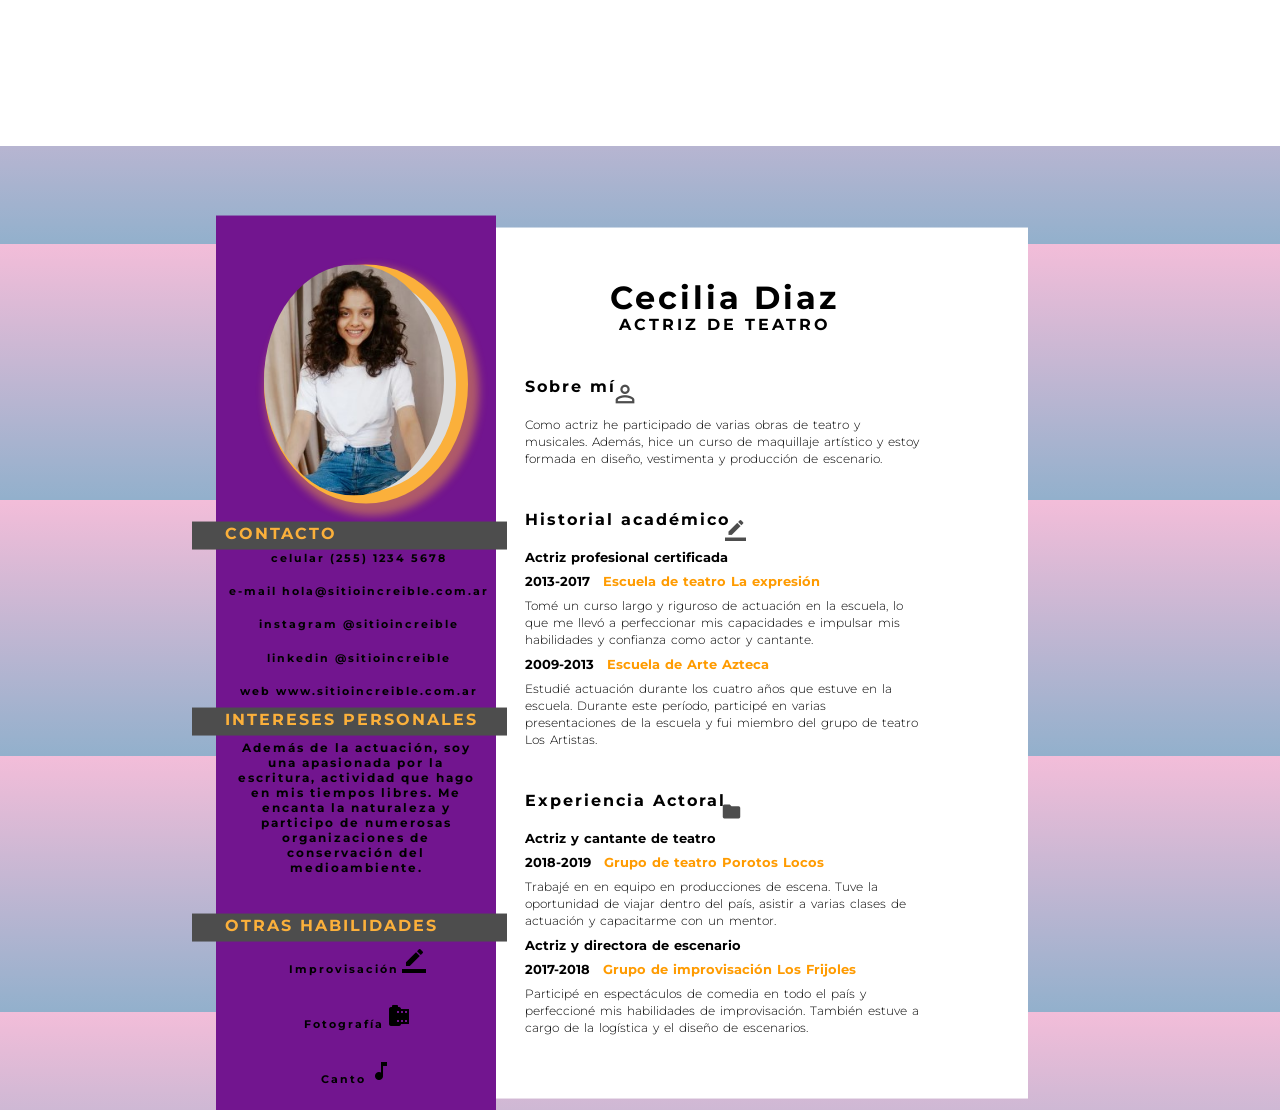
<file: Index.html>
<!DOCTYPE html>
<html lang="es">
<head>
	
	<meta charset="UTF-8">
    <meta http-equiv="X-UA-Compatible" content="IE=edge">
	<meta name="viewport" content="width=device-width, initial-scale=1.0">
	<link rel="stylesheet" type="text/css" href="style.css">
	<title>CV - Cecilia Diaz</title>
    <link rel="icon" type="image/x-icon" href="Cecilia.ico">
	<link href="https://fonts.googleapis.com/icon?family=Material+Icons" rel="stylesheet">
	<meta property="og:title" content="Curriculm Vitae - Cecilia Diaz"/>
    <meta property="og:type" content="article"/>
    <meta property="og:description" content="Curriculm Vitae - Cecilia Diaz"/>
</head>

<style>
	#myBtn {
  display: none;
  position: fixed;
  bottom: 20px;
  right: 30px;
  z-index: 99;
  font-size: 16px;
  border: none;
  outline: none;
  background-color: rgb(97, 10, 78);
  color: white;
  cursor: pointer;
  padding: 15px;
  border-radius: 4px;
}

#myBtn:hover {
  background-color: none;
}   
</style>


<body>
<div class="contenedor">
<div class="main">
	<div class="left">
		<br>
		<div class="profile-img"><img src="perfil.jpg"></div>

		<div class="box-1">
			<div class="heading">
				<p>CONTACTO</p>
			</div>
			<p class="p1"><i class="material-icons icons1"></i>celular (255) 1234 5678</p>
			<p class="p1"><i class="material-icons icons1"></i>e-mail hola@sitioincreible.com.ar</p>
			<p class="p1"><i class="material-icons icons1"></i>instagram @sitioincreible</p>
			<p class="p1"><i class="material-icons icons1"></i>linkedin @sitioincreible</p>
			<p class="p1"><i class="material-icons icons1"></i>web www.sitioincreible.com.ar</p>
		</div>

		<div class="box-1">
			<div class="heading">
				<p>INTERESES PERSONALES</p>
			</div>

			<section>
				Además de la actuación, soy una apasionada por la escritura, actividad
                que hago en mis tiempos libres. Me encanta la naturaleza y participo de
                numerosas organizaciones de conservación del medioambiente.
			</section>

		</div>
		<br>

		<div class="box-1">
			<div class="heading">
				<p>OTRAS HABILIDADES</p>
			</div>

			<p class="p1">Improvisación
				<i class="material-icons icons2">border_color</i>
				</p>
			<p class="p1">Fotografía
				<i class="material-icons icons2">camera_roll</i>
				</p>
			<p class="p1">Canto
				<i class="material-icons icons2">music_note</i>
				</p>
		</div>
	</div>

	<div class="right">
		<div class="name-div">
			<h1>Cecilia Diaz</h1>
			<p>ACTRIZ DE TEATRO</p>
		</div>

		<div class="box-2">
			<h2>Sobre mí <i class="material-icons icons3" style="font-size: 28px!important; ">perm_identity</i></h2>
			<p class="p2">
			  Como actriz he participado de varias obras de
              teatro y musicales. Además, hice un curso de
              maquillaje artístico y estoy formada en diseño,
              vestimenta y producción de escenario.
			</p>
		</div>

		<div class="box-2">
			<h2>Historial académico <i class="material-icons icons3" >border_color</i></h2>
			<p class="p3">Actriz profesional certificada</p>
			<p class="p3">2013-2017 <span>Escuela de teatro La expresión</span></p>
			<p class="p2">
				Tomé un curso largo y riguroso de actuación
              en la escuela, lo que me llevó a perfeccionar
              mis capacidades e impulsar mis habilidades y
              confianza como actor y cantante.
			</p>

			<p class="p3">2009-2013 <span>Escuela de Arte Azteca </span></p>
			<p class="p2">
				Estudié actuación durante los cuatro años que
                estuve en la escuela. Durante este período,
                participé en varias presentaciones de la escuela y
                fui miembro del grupo de teatro Los Artistas.
			</p>

		</div>


		<div class="box-2">
			<h2>Experiencia Actoral <i class="material-icons icons3" >folder</i></h2>
			<p class="p3">Actriz y cantante de teatro</p>
			<p class="p3">2018-2019 <span>Grupo de teatro Porotos Locos</span></p>
			<p class="p2">
				Trabajé en en equipo en producciones de escena. Tuve la
                oportunidad de viajar dentro del país, asistir a varias clases
                de actuación y capacitarme con un mentor.
			</p>
			<p class="p3">Actriz y directora de escenario</p>
			<p class="p3">2017-2018 <span>Grupo de improvisación Los Frijoles </span></p>
			<p class="p2">
				Participé en espectáculos de comedia en todo el país y
                perfeccioné mis habilidades de improvisación. También
                estuve a cargo de la logística y el diseño de escenarios.
			</p>

			
		</div>
     </div>
   </div>
   <button onclick="topFunction()" id="myBtn" title="Go to top">Arriba</button>

    <div style="background-color:white;color:white;padding: 1px"></div>
    <div style="background-color:white;padding:30px 30px 150px"> </div>
    
    <script>
    let mybutton = document.getElementById("myBtn");
    window.onscroll = function() {scrollFunction()};
    
    function scrollFunction() {
      if (document.body.scrollTop > 10 || document.documentElement.scrollTop > 10) {
        mybutton.style.display = "block";
      } else {
        mybutton.style.display = "none";
      }
    }
    
    function topFunction() {
      document.body.scrollTop = 0;
      document.documentElement.scrollTop = 0;
    }
    </script>	
</div>
</body>
</html>
</file>
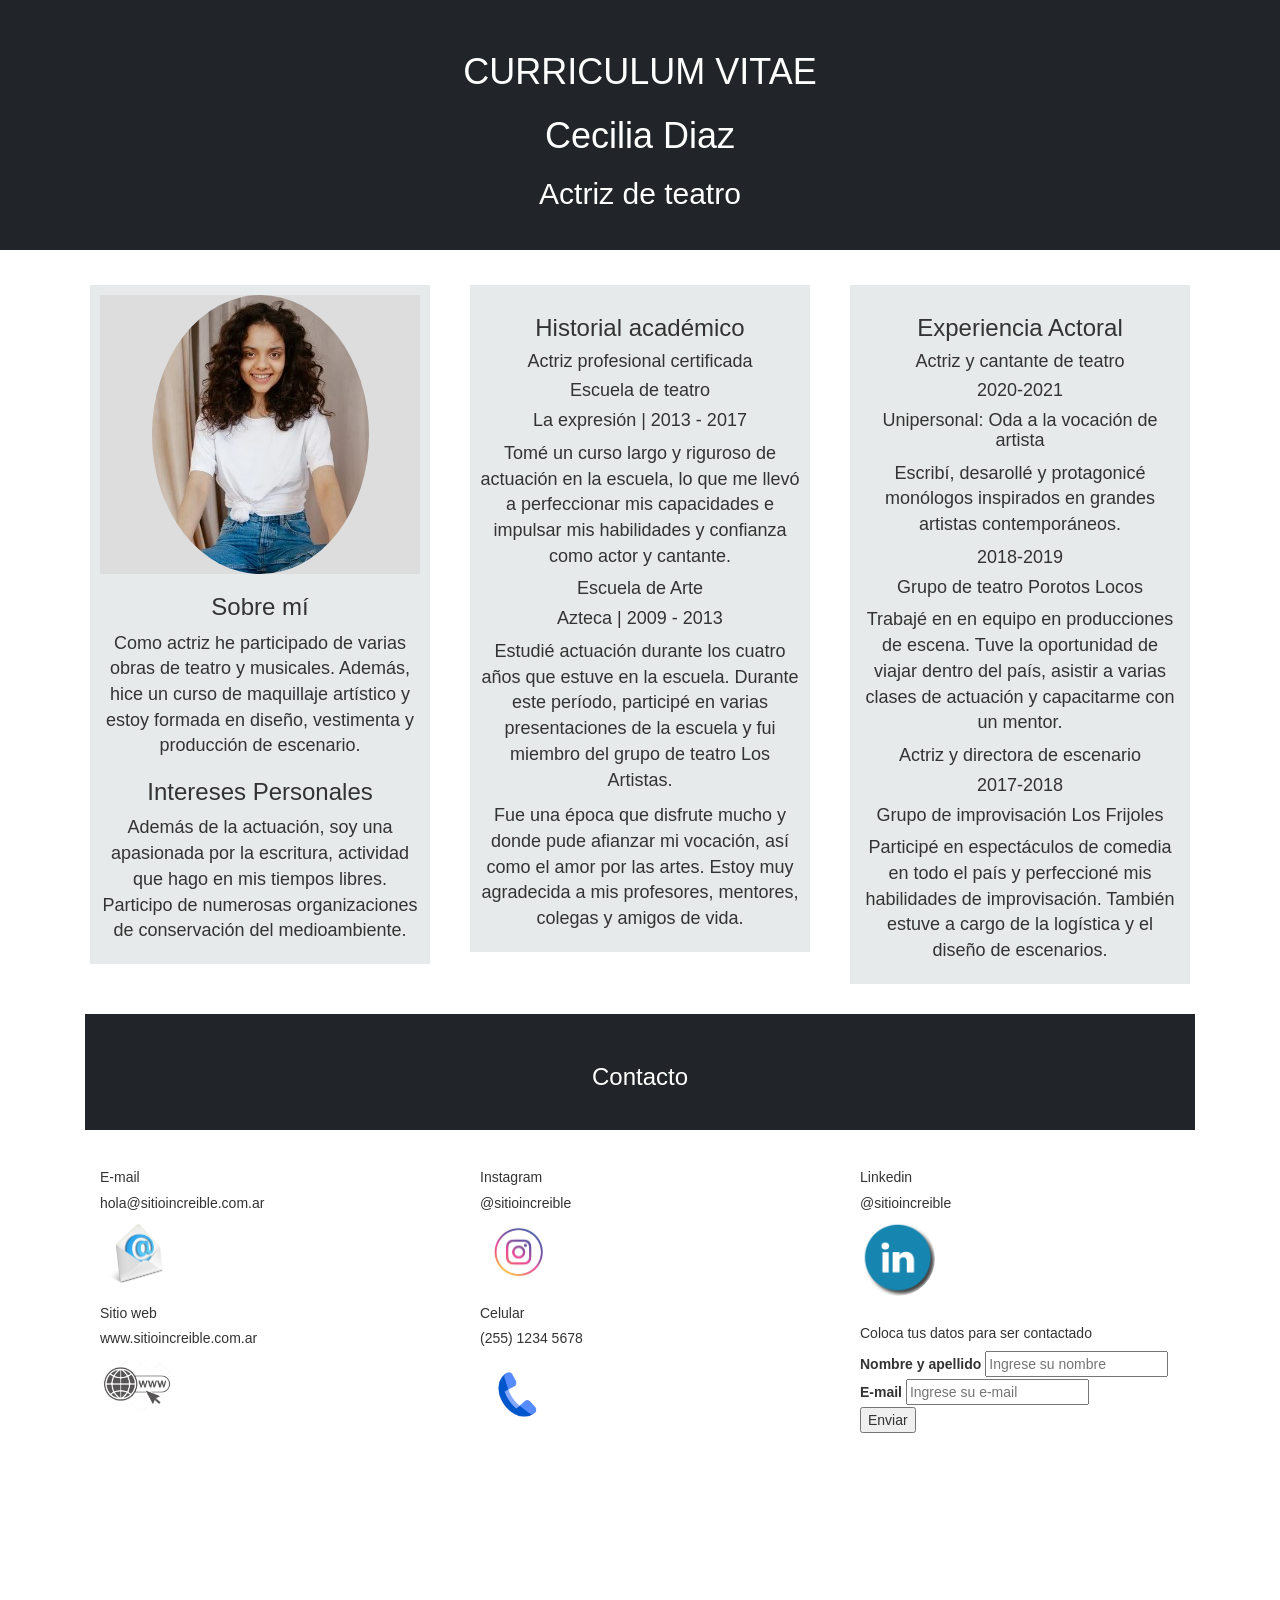
<file: index.html>
<!DOCTYPE html>
<html lang="es">
<head>
    <meta charset="UTF-8">
    <meta http-equiv="X-UA-Compatible" content="IE=edge">
    <meta name="viewport" content="width=device-width, initial-scale=1.0">
    <title>CV - Cecilia Diaz</title>
    <link rel="icon" type="image/x-icon" href="Cecilia.ico">
    <link rel="stylesheet" type="text/css" href="index.css"/>
    <link href="https://fonts.googleapis.com/css2?family=Gloria+Hallelujah&display=swap" rel="stylesheet">
    <link href="https://cdn.jsdelivr.net/npm/bootstrap@5.2.3/dist/css/bootstrap.min.css" rel="stylesheet">
    <script src="https://cdn.jsdelivr.net/npm/bootstrap@5.2.3/dist/js/bootstrap.bundle.min.js"></script>
    <meta property="og:title" content="Curriculum Vitae - Cecilia Diaz" />
    <meta property="og:type" content="article" />
    <meta property="og:url" content=" http://www.example.com" />
    <meta property="og:image" content=" http://example.com/image.jpg" />
    <meta property="og:description" content="Curriculum Vitae - Cecilia Diaz" />
    <link rel="stylesheet" href="https://maxcdn.bootstrapcdn.com/bootstrap/3.4.1/css/bootstrap.min.css">
  
  </head>

 <body>
    
  <div class="container-fluid p-5 bg-dark text-white text-center">
      <h1>CURRICULUM VITAE</h1>
      <footer>
      <h1>Cecilia Diaz</h1>
      <footer>
      <h2>Actriz de teatro</h2> 
      </footer>
    </div>
    
   <div class="container mt-5">
      
   <div class="row">
     <div class="col-sm-4">
      <nav>
        <div class="profile-img"><img src="perfil.jpg"></div>
        
        <h3>Sobre mí</h3>
        <p>
          Como actriz he participado de varias obras de
          teatro y musicales. Además, hice un curso de
          maquillaje artístico y estoy formada en diseño,
          vestimenta y producción de escenario.</p>

        <h3>Intereses Personales</h3>
         <p>
          Además de la actuación, soy una apasionada por la escritura, 
          actividad que hago en mis tiempos libres. 
          Participo de numerosas organizaciones 
          de conservación del medioambiente. </p>  
      </nav>      
     </div>
        
     <div class="col-sm-4">
       <nav>
         <h3>Historial académico</h3>
         <h4>Actriz profesional certificada</h4>
         <h4>Escuela de teatro </h4> 
          <h4> La expresión | 2013 - 2017</h4>
            <p>
              Tomé un curso largo y riguroso de actuación
              en la escuela, lo que me llevó a perfeccionar
              mis capacidades e impulsar mis habilidades y
              confianza como actor y cantante.</p>
            
         <h4>Escuela de Arte </h4>
          <h4> Azteca | 2009 - 2013</h4>
            <p>
                Estudié actuación durante los cuatro años que
                estuve en la escuela. Durante este período,
                participé en varias presentaciones de la escuela y
                fui miembro del grupo de teatro Los Artistas.</p>
            <p>
              Fue una época que disfrute mucho y donde pude 
              afianzar mi vocación, así como el amor por las artes.
              Estoy muy agradecida a mis profesores, mentores, 
              colegas y amigos de vida.</p>
          
       </nav>     
       
     </div>
    <div class="col-sm-4">          
      <nav>
         <h3>Experiencia Actoral</h3>
         <h4>Actriz y cantante de teatro</h4>
         <h4>2020-2021 </h4>
         <h4>Unipersonal: Oda a la vocación de artista</h4>
         <p>
          Escribí, desarollé y protagonicé monólogos
          inspirados en grandes artistas contemporáneos.

          </p>
          
          <h4>2018-2019 </h4>
         <h4>Grupo de teatro Porotos Locos</h4>
         <p>
          Trabajé en en equipo en producciones de escena. Tuve la
          oportunidad de viajar dentro del país, asistir a varias clases
          de actuación y capacitarme con un mentor.
        </p>

        <h4>Actriz y directora de escenario</h4>
        <h4>2017-2018 </h4>
        <h4>Grupo de improvisación Los Frijoles</h4>
        <p>
          Participé en espectáculos de comedia en todo el país y
          perfeccioné mis habilidades de improvisación. También 
          estuve a cargo de la logística y el diseño de escenarios.    
        </p>
        
      </nav>
      </div>
     </div>
  
  <div class="container-fluid p-5 bg-dark text-white text-center">
      <h3>Contacto</h3>
      </div>   
   
   <div class="container mt-5">
       
    <div class="row">
    <div class="col-sm-4">
     <h5>E-mail</h5>
     <h5>hola@sitioincreible.com.ar</h5>
     <img src="e mail.png" alt="e-mail" style="width:75px">
     </div>
   
    <div class="col-sm-4">
     <h5>Instagram</h5>
     <h5>@sitioincreible</h5>
     <img src="instagrma.jpg" alt="instagram" style="width:75px">
     </div>
   
    <div class="col-sm-4">
     <h5>Linkedin</h5>
     <h5>@sitioincreible</h5>
     <img src="linkendin.png" alt="linkedin" style="width:75px">     
     </div>  
 
    <div class="col-sm-4">
     <h5>Sitio web</h5>
     <h5>www.sitioincreible.com.ar</h5>
     <img src="www.jpg" alt="linkedin" style="width:75px">
     </div>  
     
    <div class="col-sm-4">
     <h5>Celular</h5>
     <h5>(255) 1234 5678</h5>
     <img src="telefono.webp" alt="telefono" style="width:75px">
     </div>  

     <div class="col-sm-4">
      <br>
      <h5>Coloca tus datos para ser contactado</h5>
      <form action="" method="post">
        <label>Nombre y apellido</label>
        <input type="text" name=nombre placeholder="Ingrese su nombre"/>
      </br>
        <label>E-mail</label>
        <input type="email" name=e-mail placeholder="Ingrese su e-mail"/>
       <br> 
        <input type="submit" name=password value="Enviar" onclick="alert('Gracias por tus datos! Me contactare pronto ;)')"/>
        </br>
      </form> 
     </div>

          <button onclick="topFunction()" id="myBtn" title="Go to top">Arriba</button>


    <div style="background-color:white;color:white;padding: 1px"></div>
    <div style="background-color:white;padding:30px 30px 150px"> </div>
    
    <script>
    let mybutton = document.getElementById("myBtn");
    window.onscroll = function() {scrollFunction()};
    
    function scrollFunction() {
      if (document.body.scrollTop > 10 || document.documentElement.scrollTop > 10) {
        mybutton.style.display = "block";
      } else {
        mybutton.style.display = "none";
      }
    }
    
    function topFunction() {
      document.body.scrollTop = 0;
      document.documentElement.scrollTop = 0;
    }
    </script>
    

</body>
</html>
</file>
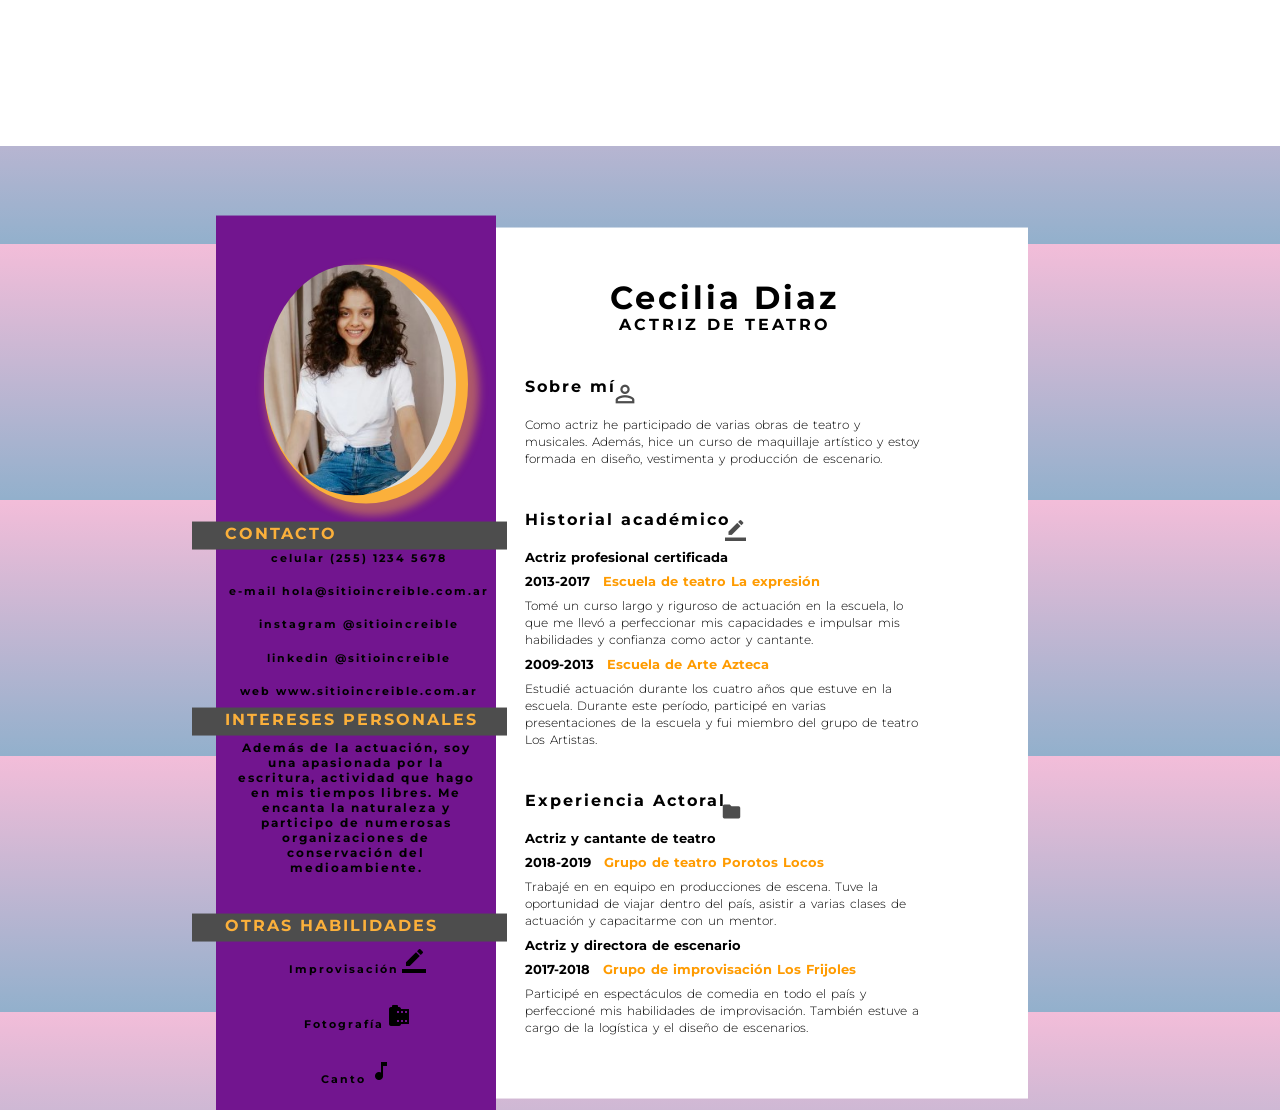
<file: cid.html>
<!DOCTYPE html>
<html lang="es">
<head>
	
	<meta charset="UTF-8">
    <meta http-equiv="X-UA-Compatible" content="IE=edge">
	<meta name="viewport" content="width=device-width, initial-scale=1.0">
	<link rel="stylesheet" type="text/css" href="style.css">
	<title>CV - Cecilia Diaz</title>
    <link rel="icon" type="image/x-icon" href="Cecilia.ico">
	<link href="https://fonts.googleapis.com/icon?family=Material+Icons" rel="stylesheet">
	<meta property="og:title" content="Curriculm Vitae - Cecilia Diaz"/>
    <meta property="og:type" content="article"/>
    <meta property="og:description" content="Curriculm Vitae - Cecilia Diaz"/>
</head>

<style>
	#myBtn {
  display: none;
  position: fixed;
  bottom: 20px;
  right: 30px;
  z-index: 99;
  font-size: 16px;
  border: none;
  outline: none;
  background-color: rgb(97, 10, 78);
  color: white;
  cursor: pointer;
  padding: 15px;
  border-radius: 4px;
}

#myBtn:hover {
  background-color: none;
}   
</style>


<body>
<div class="contenedor">
<div class="main">
	<div class="left">
		<br>
		<div class="profile-img"><img src="perfil.jpg"></div>

		<div class="box-1">
			<div class="heading">
				<p>CONTACTO</p>
			</div>
			<p class="p1"><i class="material-icons icons1"></i>celular (255) 1234 5678</p>
			<p class="p1"><i class="material-icons icons1"></i>e-mail hola@sitioincreible.com.ar</p>
			<p class="p1"><i class="material-icons icons1"></i>instagram @sitioincreible</p>
			<p class="p1"><i class="material-icons icons1"></i>linkedin @sitioincreible</p>
			<p class="p1"><i class="material-icons icons1"></i>web www.sitioincreible.com.ar</p>
		</div>

		<div class="box-1">
			<div class="heading">
				<p>INTERESES PERSONALES</p>
			</div>

			<section>
				Además de la actuación, soy una apasionada por la escritura, actividad
                que hago en mis tiempos libres. Me encanta la naturaleza y participo de
                numerosas organizaciones de conservación del medioambiente.
			</section>

		</div>
		<br>

		<div class="box-1">
			<div class="heading">
				<p>OTRAS HABILIDADES</p>
			</div>

			<p class="p1">Improvisación
				<i class="material-icons icons2">border_color</i>
				</p>
			<p class="p1">Fotografía
				<i class="material-icons icons2">camera_roll</i>
				</p>
			<p class="p1">Canto
				<i class="material-icons icons2">music_note</i>
				</p>
		</div>
	</div>

	<div class="right">
		<div class="name-div">
			<h1>Cecilia Diaz</h1>
			<p>ACTRIZ DE TEATRO</p>
		</div>

		<div class="box-2">
			<h2>Sobre mí <i class="material-icons icons3" style="font-size: 28px!important; ">perm_identity</i></h2>
			<p class="p2">
			  Como actriz he participado de varias obras de
              teatro y musicales. Además, hice un curso de
              maquillaje artístico y estoy formada en diseño,
              vestimenta y producción de escenario.
			</p>
		</div>

		<div class="box-2">
			<h2>Historial académico <i class="material-icons icons3" >border_color</i></h2>
			<p class="p3">Actriz profesional certificada</p>
			<p class="p3">2013-2017 <span>Escuela de teatro La expresión</span></p>
			<p class="p2">
				Tomé un curso largo y riguroso de actuación
              en la escuela, lo que me llevó a perfeccionar
              mis capacidades e impulsar mis habilidades y
              confianza como actor y cantante.
			</p>

			<p class="p3">2009-2013 <span>Escuela de Arte Azteca </span></p>
			<p class="p2">
				Estudié actuación durante los cuatro años que
                estuve en la escuela. Durante este período,
                participé en varias presentaciones de la escuela y
                fui miembro del grupo de teatro Los Artistas.
			</p>

		</div>


		<div class="box-2">
			<h2>Experiencia Actoral <i class="material-icons icons3" >folder</i></h2>
			<p class="p3">Actriz y cantante de teatro</p>
			<p class="p3">2018-2019 <span>Grupo de teatro Porotos Locos</span></p>
			<p class="p2">
				Trabajé en en equipo en producciones de escena. Tuve la
                oportunidad de viajar dentro del país, asistir a varias clases
                de actuación y capacitarme con un mentor.
			</p>
			<p class="p3">Actriz y directora de escenario</p>
			<p class="p3">2017-2018 <span>Grupo de improvisación Los Frijoles </span></p>
			<p class="p2">
				Participé en espectáculos de comedia en todo el país y
                perfeccioné mis habilidades de improvisación. También
                estuve a cargo de la logística y el diseño de escenarios.
			</p>

			
		</div>
     </div>
   </div>
   <button onclick="topFunction()" id="myBtn" title="Go to top">Arriba</button>

    <div style="background-color:white;color:white;padding: 1px"></div>
    <div style="background-color:white;padding:30px 30px 150px"> </div>
    
    <script>
    let mybutton = document.getElementById("myBtn");
    window.onscroll = function() {scrollFunction()};
    
    function scrollFunction() {
      if (document.body.scrollTop > 10 || document.documentElement.scrollTop > 10) {
        mybutton.style.display = "block";
      } else {
        mybutton.style.display = "none";
      }
    }
    
    function topFunction() {
      document.body.scrollTop = 0;
      document.documentElement.scrollTop = 0;
    }
    </script>	
</div>
</body>
</html>
</file>
<file: style.css>
@import url('https://fonts.googleapis.com/css2?family=Montserrat&display=swap');
body{
	background-image: linear-gradient(#f3bdd9, #92b0cc);
	height: 280px;
	font-weight: bold;
	letter-spacing: 2px;
}
*{
	margin: -12px; 
	padding: 0px; 
	font-family: 'Montserrat', sans-serif;
}
.main{
	background-color: white;
	height: auto;
	width: 800px;
	position: absolute;
	transform: translate(-50%, -50%);
	left: 50%;
	top: 75%;
	right: 50%;
}
.left{
	background-color: #72158f;
	width: 280px;
	height: 100%;
	float: left;
}
.right{
	width: 450px;
	float: left;
}
.profile-img{
	height: 215px;
	width: 180px;
	background-color: #ddd;
	border-radius: 50%;
	margin-bottom: 30px;
	margin-left: 48px;
	margin-top: 30px;
	border: 12px solid #fbb03b;
	box-shadow: 6px 7px 9px 5px #fbb03b73;
}
.profile-img img{
	width: 100%;
	border-radius: 50%;
}
.box-1{
	position: relative;
	text-align: center;
	margin-top: 16px;
	margin-bottom: 16px;
}
.heading{
	background-color: #4d4d4d;
	padding: 14px;
	color: #fbb03b;
	text-align: left;
	padding-left: 45px;
	margin-right: 1px;
}
.heading::after{
	content: '';
	position: absolute;
	width: 21px;
	height: 18px;
	background-color: #5a5959;
	left: 191px;
	top: 26px;
	transform:rotate(56deg);
	z-index: -1;
}
.p1{
	padding: 6px 8px;
	font-size: 11px;
	text-align: center;
	margin-top: 7px;
	margin-bottom: 5px;
}
.icons1{
	font-size: 16px!important;
	padding-right: 30px!important;
	vertical-align: sub;
}
.skill-container{
	width: 90%;
	background-color: #4d4d4d;
	margin: 0px 10px;
}
.skill{
	text-align: right;
	padding-top: 2px;
	padding-bottom: 2px;
	color: white;
}
.html{
	width: 90%;
	background-color: white;
}
.css{
	width: 80%;
	background-color: white;
}
.js{
	width: 85%;
	background-color: white;
}
.jquery{
	width: 80%;
	background-color: white;
}
.web {
	width: 85%;
	background-color: white;
}
.gra{
	width: 70%;
	background-color: white;
}
.icons2{
	padding: 18px 10px;
}
.name-div{
	padding: 86px 0px 60px 55px;
	text-align: center;
	letter-spacing: 3px;
}
.name-div h1{
	margin-bottom: 10px;
}
.box-2{
	padding: 5px 0px 60px 5px;
	margin-top: 14px;
	margin-right: 14px;
	margin-left: 60px;
}
.p2{
	font-size: 12px;
	font-weight: 300;
	letter-spacing: 0px;
	word-spacing: 2px;
	line-height: 17px;
	margin-top: 20px;
}
h2{
	font-size: 16px;
	margin-bottom: 15px;
}
.icons3{
	vertical-align: bottom;
	font-size: 21px!important;
	color: #4d4d4d;
}
.p3{
	font-size: 13px;
	word-spacing: 1px;
	letter-spacing: 0px;
	margin-top: 20px;
}
.p3 span{
	color: #ff9b00; padding-left: 20px;
}

section {
	font-size: 12px;
	padding-right: 40px;
	padding-left: 40px;
	text-align: center;
	margin-top: 16px;
	margin-bottom: 16px;

}
</file>
<file: index.css>
.profile-img{
    background-color: #ddd;
    text-align: center;
}

img {
    border-radius: 80%;
    text-align: center;
}

img:hover {
    animation: shake 0.5s;
    animation-iteration-count: infinite;
  }
  
@keyframes shake {
    0% { transform: translate(1px, 1px) rotate(0deg); }
    10% { transform: translate(-1px, -2px) rotate(-1deg); }
    20% { transform: translate(-3px, 0px) rotate(1deg); }
    30% { transform: translate(3px, 2px) rotate(0deg); }
    40% { transform: translate(1px, -1px) rotate(1deg); }
    50% { transform: translate(-1px, 2px) rotate(-1deg); }
    60% { transform: translate(-3px, 1px) rotate(0deg); }
    70% { transform: translate(3px, 1px) rotate(-1deg); }
    80% { transform: translate(-1px, -1px) rotate(1deg); }
    90% { transform: translate(1px, 2px) rotate(0deg); }
    100% { transform: translate(1px, -2px) rotate(-1deg); }
  }

h1 {
    padding: 2px 2px 2px 2px;
    display: block;
    font-size: 50px;
    margin-top: 10px;
    margin-bottom: 10px;
    font-weight: bold;
    font-family:'Segoe UI', Tahoma, Geneva, Verdana, sans-serif;
    text-align: center;
}

h2 {
    display: block;
    font-size: 22px;
    margin-top: 5px;
    margin-bottom: 5px;
    text-align: center; 
    font-family:'Gloria Hallelujah';
    font-display: swap;
      
}

h3, h4 {
    display: block;
    margin-top: 5px;
    margin-bottom: 5px;
    font-family:inherit;
    font-size: 30px;
    text-align: center;
}

h5{
    margin-top: 2px;
    margin-bottom: 2px;
    font-family:'Gloria Hallelujah';
    font-size: 12px;
    text-align: left;
}

selector-for-some-widget {
    box-sizing: content-box;
}  
    
nav {
    padding: 10px 10px 10px 10px;
    margin-top: 5px;
    margin-bottom: 30px;
    margin-left: 5px;
    margin-right: 5px;
    font-family:'Segoe UI', Tahoma, Geneva, Verdana, sans-serif;
    font-size: 18px;
    background-color: rgb(218 223 222 / 64%);   
}

p {
    font-family:'Segoe UI', Tahoma, Geneva, Verdana, sans-serif;
    display: block;
    margin-block-start: 1em;
    margin-block-end: 1em;
    margin-inline-start: 0px;
    margin-inline-end: 0px;
    font-size: 18px;
    text-align: center;
}


@media screen and (max-width: 800px){
    .main{
        width: 100%;
    }
    .aside {
        width: 100%;
    }
}
@media screen (width){
    if .contenedor (max-width >= 400px) {
        column-count: 1;
    }alse {
        column-count: 2;
       }
    
    }

#myBtn {
display: none;
position: fixed;
bottom: 20px;
right: 30px;
z-index: 99;
font-size: 16px;
border: none;
outline: none;
background-color: rgb(97, 10, 78);
color: white;
cursor: pointer;
padding: 15px;
border-radius: 4px;
align-items: center;
margin-left: 5px;
margin-right: 5px;
}

#myBtn:hover {
background-color: none;
} 
    


/*@media screen and (max-width: 400px){
    .contenedor{
        column-count: 1;
        width: 100%;

    }
    
}
section {
    border: 150px orangered;
    width: 420px;
    padding: 20px 30px 20px 30px;
    margin-top: 20px;
    margin-bottom: 25px;
    margin-left: 775px;
    margin-right: 30px;
    background-color: orange;

    https://www.w3schools.com/bootstrap5/tryit.asp?filename=trybs_default&stacked=h

    https://www.youtube.com/watch?v=HtWIrGqbEwI
}
</file>
